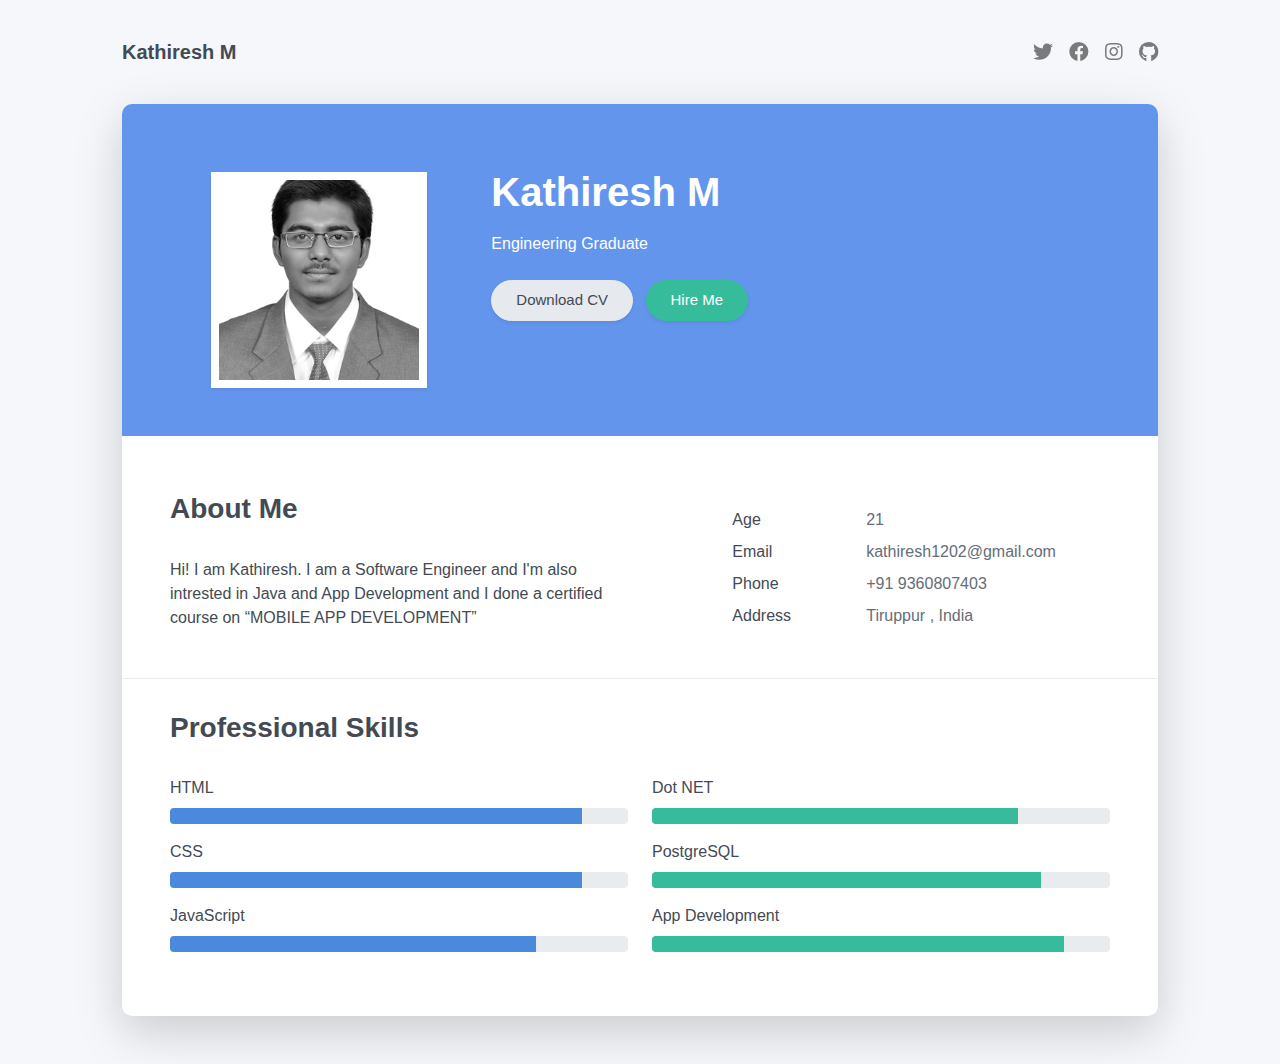
<file: Assignments/Team Member 1 - Kathiresh M/Assignment 1/index.html>
<!DOCTYPE html>
<html lang="en">

<head>
  <meta charset="UTF-8">
  <meta http-equiv="X-UA-Compatible" content="IE=edge">
  <meta name="viewport" content="width=device-width, initial-scale=1.0">
  <title>Profile</title>
  <link href="css/font-awesome/css/all.min.css" rel="stylesheet">
  <link href="css/bootstrap.min.css" rel="stylesheet">
  <link href="css/style.css" rel="stylesheet">
</head>

<body>
  <header>
    <div class="container text-center text-lg-left">
      <div class="py-3 d-flex flex-row justify-content-between">
        <h1 class="title mb-0">Kathiresh M</h1>
        <div class="site-nav">
          <nav>
            <ul class="nav justify-content-center">
              <li class="link-item"><a class="link" href="https://twitter.com" title="Twitter"><i
                    class="fab fa-twitter"></i></a>
              </li>
              <li class="link-item"><a class="link" href="https://www.facebook.com" title="Facebook"><i
                    class="fab fa-facebook"></i></a>
              </li>
              <li class="link-item"><a class="link" href="https://www.instagram.com" title="Instagram"><i
                    class="fab fa-instagram"></i></a>
              </li>
              <li class="link-item"><a class="link" href="https://github.com" title="Github"><i
                    class="fab fa-github"></i></a>
              </li>
            </ul>
          </nav>
        </div>
      </div>
    </div>
  </header>
  <div>
    <div class="container">
      <div class="maindiv shadow-lg bg-white">
        <div class="maindiv-bg p-3 p-lg-4 text-white">
          <div class="row">
            <div class="col-lg-4 col-md-5">
              <div class="profile bg-white shadow-sm p-1"><img src="images/Kathiresh profile.jpg" width="200" height="200" />
              </div>
            </div>
            <div class="col-lg-8 col-md-7 text-center text-md-start">
              <h2 class="h1 mt-2">Kathiresh M</h2>
              <p>Engineering Graduate</p>
              <div>
                <a class="btn btn-light text-dark shadow-sm mt-1 me-1" href="Kathiresh M.pdf" target="_blank">Download CV</a>
                <a class="btn btn-success shadow-sm mt-1" href="mailto:kathiresh1202@gmail.com">Hire Me</a>
              </div>  
            </div>
          </div>
        </div>
        <div class="pt-4 px-3 px-lg-4 mt-1">
          <div class="row">
            <div class="col-md-6">
              <h2 class="h3 mb-3">About Me</h2>
              <p>Hi! I am Kathiresh. I am a Software Engineer and I'm also intrested in Java and App Development and I done a certified course on “MOBILE APP DEVELOPMENT”</p>
            </div>
            <div class="col-md-5 offset-md-1">
              <div class="row mt-2">
                <div class="col-sm-4">
                  <div class="pb-1">Age</div>
                </div>
                <div class="col-sm-8">
                  <div class="pb-1 text-secondary">21</div>
                </div>
                <div class="col-sm-4">
                  <div class="pb-1">Email</div>
                </div>
                <div class="col-sm-8">
                  <div class="pb-1 text-secondary">kathiresh1202@gmail.com</div>
                </div>
                <div class="col-sm-4">
                  <div class="pb-1">Phone</div>
                </div>
                <div class="col-sm-8">
                  <div class="pb-1 text-secondary">+91 9360807403</div>
                </div>
                <div class="col-sm-4">
                  <div class="pb-1">Address</div>
                </div>
                <div class="col-sm-8">
                  <div class="pb-1 text-secondary">Tiruppur , India</div>
                </div>
              </div>
            </div>
          </div>
        </div>
        <hr />
        <div class="px-3 px-lg-4">
          <h2 class="h3 mb-3">Professional Skills</h2>
          <div class="row">
            <div class="col-md-6">
              <div class="mb-2"><span>HTML</span>
                <div class="progress my-1">
                  <div class="progress-bar bg-primary" style="width: 90%"></div>
                </div>
              </div>
              <div class="mb-2"><span>CSS</span>
                <div class="progress my-1">
                  <div class="progress-bar bg-primary" style="width: 90%"></div>
                </div>
              </div>
              <div class="mb-2"><span>JavaScript</span>
                <div class="progress my-1">
                  <div class="progress-bar bg-primary" style="width: 80%"></div>
                </div>
              </div>
            </div>
            <div class="col-md-6">
              <div class="mb-2"><span>Dot NET</span>
                <div class="progress my-1">
                  <div class="progress-bar bg-success" style="width: 80%"></div>
                </div>
              </div>
              <div class="mb-2"><span>PostgreSQL</span>
                <div class="progress my-1">
                  <div class="progress-bar bg-success" style="width: 85%"></div>
                </div>
              </div>
              <div class="mb-2"><span>App Development</span>
                <div class="progress my-1">
                  <div class="progress-bar bg-success" style="width: 90%"></div>
        <hr />
        
        </div>
      </div>
    </div>
  </div>
</body>

</html>
</file>
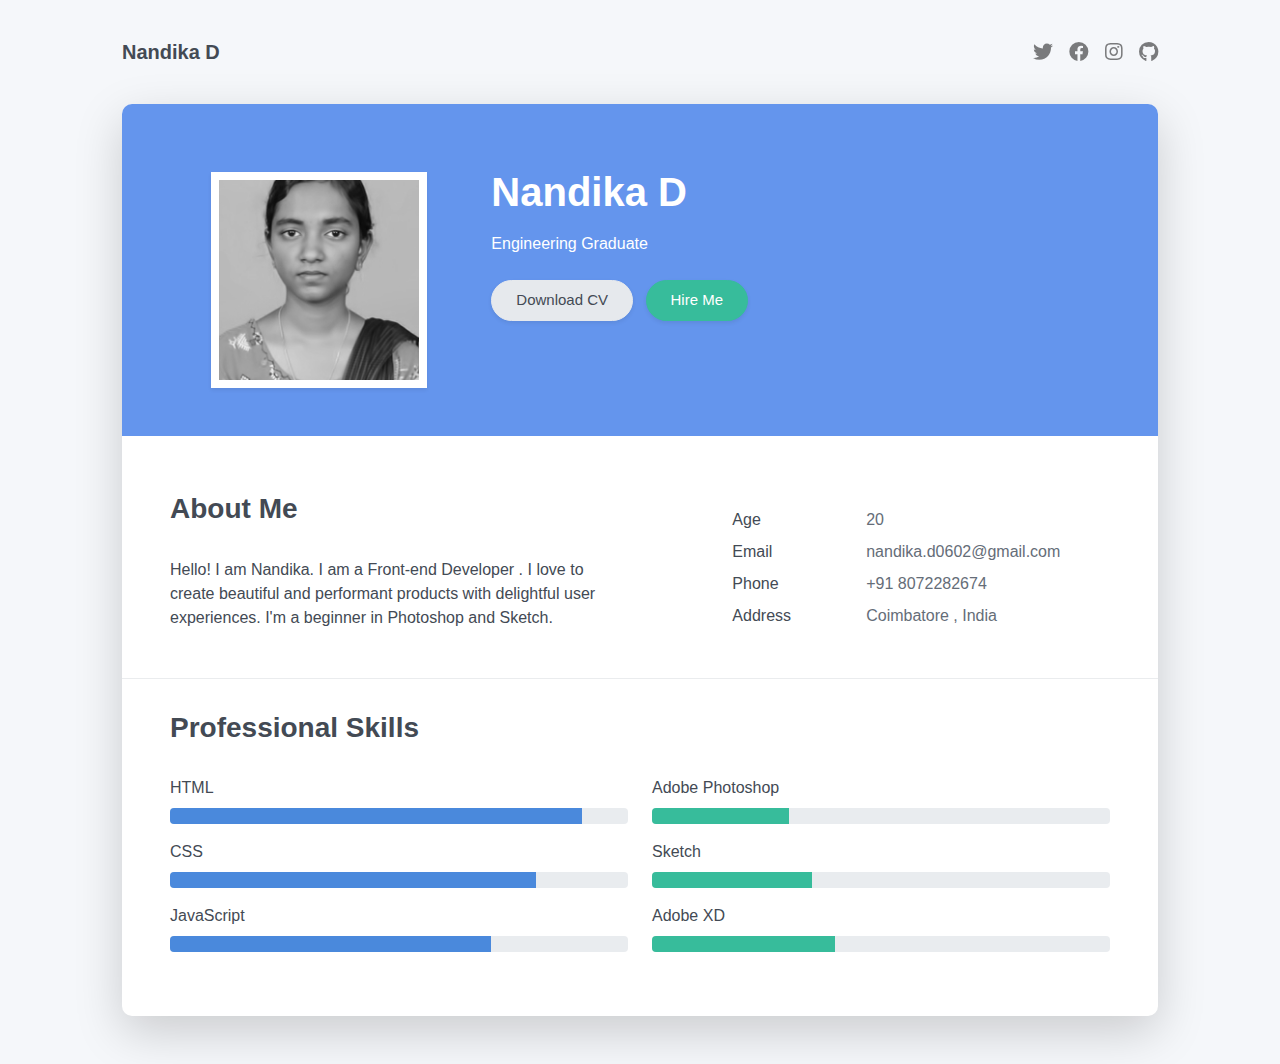
<file: Assignments/Team Member 2 - Nandika D/Assignment 1/index.html>
<!DOCTYPE html>
<html lang="en">

<head>
  <meta charset="UTF-8">
  <meta http-equiv="X-UA-Compatible" content="IE=edge">
  <meta name="viewport" content="width=device-width, initial-scale=1.0">
  <title>Profile</title>
  <link href="css/font-awesome/css/all.min.css" rel="stylesheet">
  <link href="css/bootstrap.min.css" rel="stylesheet">
  <link href="css/style.css" rel="stylesheet">
</head>

<body>
  <header>
    <div class="container text-center text-lg-left">
      <div class="py-3 d-flex flex-row justify-content-between">
        <h1 class="title mb-0">Nandika D</h1>
        <div class="site-nav">
          <nav>
            <ul class="nav justify-content-center">
              <li class="link-item"><a class="link" href="https://twitter.com" title="Twitter"><i
                    class="fab fa-twitter"></i></a>
              </li>
              <li class="link-item"><a class="link" href="https://www.facebook.com" title="Facebook"><i
                    class="fab fa-facebook"></i></a>
              </li>
              <li class="link-item"><a class="link" href="https://www.instagram.com" title="Instagram"><i
                    class="fab fa-instagram"></i></a>
              </li>
              <li class="link-item"><a class="link" href="https://github.com" title="Github"><i
                    class="fab fa-github"></i></a>
              </li>
            </ul>
          </nav>
        </div>
      </div>
    </div>
  </header>
  <div>
    <div class="container">
      <div class="maindiv shadow-lg bg-white">
        <div class="maindiv-bg p-3 p-lg-4 text-white">
          <div class="row">
            <div class="col-lg-4 col-md-5">
              <div class="profile bg-white shadow-sm p-1"><img src="images/Myself.jpg" width="200" height="200" />
              </div>
            </div>
            <div class="col-lg-8 col-md-7 text-center text-md-start">
              <h2 class="h1 mt-2">Nandika D</h2>
              <p>Engineering Graduate</p>
              <div>
                <a class="btn btn-light text-dark shadow-sm mt-1 me-1" href="Resume.pdf" target="_blank">Download CV</a>
                <a class="btn btn-success shadow-sm mt-1" href="mailto:nandika.d0602@gmail.com">Hire Me</a>
              </div>
            </div>
          </div>
        </div>
        <div class="pt-4 px-3 px-lg-4 mt-1">
          <div class="row">
            <div class="col-md-6">
              <h2 class="h3 mb-3">About Me</h2>
              <p>Hello! I am Nandika. I am a Front-end Developer . I love to create beautiful and performant products with delightful user experiences. I'm a beginner in Photoshop and Sketch.</p>
            </div>
            <div class="col-md-5 offset-md-1">
              <div class="row mt-2">
                <div class="col-sm-4">
                  <div class="pb-1">Age</div>
                </div>
                <div class="col-sm-8">
                  <div class="pb-1 text-secondary">20</div>
                </div>
                <div class="col-sm-4">
                  <div class="pb-1">Email</div>
                </div>
                <div class="col-sm-8">
                  <div class="pb-1 text-secondary">nandika.d0602@gmail.com</div>
                </div>
                <div class="col-sm-4">
                  <div class="pb-1">Phone</div>
                </div>
                <div class="col-sm-8">
                  <div class="pb-1 text-secondary">+91 8072282674</div>
                </div>
                <div class="col-sm-4">
                  <div class="pb-1">Address</div>
                </div>
                <div class="col-sm-8">
                  <div class="pb-1 text-secondary">Coimbatore , India</div>
                </div>
              </div>
            </div>
          </div>
        </div>
        <hr />
        <div class="px-3 px-lg-4">
          <h2 class="h3 mb-3">Professional Skills</h2>
          <div class="row">
            <div class="col-md-6">
              <div class="mb-2"><span>HTML</span>
                <div class="progress my-1">
                  <div class="progress-bar bg-primary" style="width: 90%"></div>
                </div>
              </div>
              <div class="mb-2"><span>CSS</span>
                <div class="progress my-1">
                  <div class="progress-bar bg-primary" style="width: 80%"></div>
                </div>
              </div>
              <div class="mb-2"><span>JavaScript</span>
                <div class="progress my-1">
                  <div class="progress-bar bg-primary" style="width: 70%"></div>
                </div>
              </div>
            </div>
            <div class="col-md-6">
              <div class="mb-2"><span>Adobe Photoshop</span>
                <div class="progress my-1">
                  <div class="progress-bar bg-success" style="width: 30%"></div>
                </div>
              </div>
              <div class="mb-2"><span>Sketch</span>
                <div class="progress my-1">
                  <div class="progress-bar bg-success" style="width: 35%"></div>
                </div>
              </div>
              <div class="mb-2"><span>Adobe XD</span>
                <div class="progress my-1">
                  <div class="progress-bar bg-success" style="width: 40%"></div>
        <hr />
        
        </div>
      </div>
    </div>
  </div>
</body>

</html>
</file>
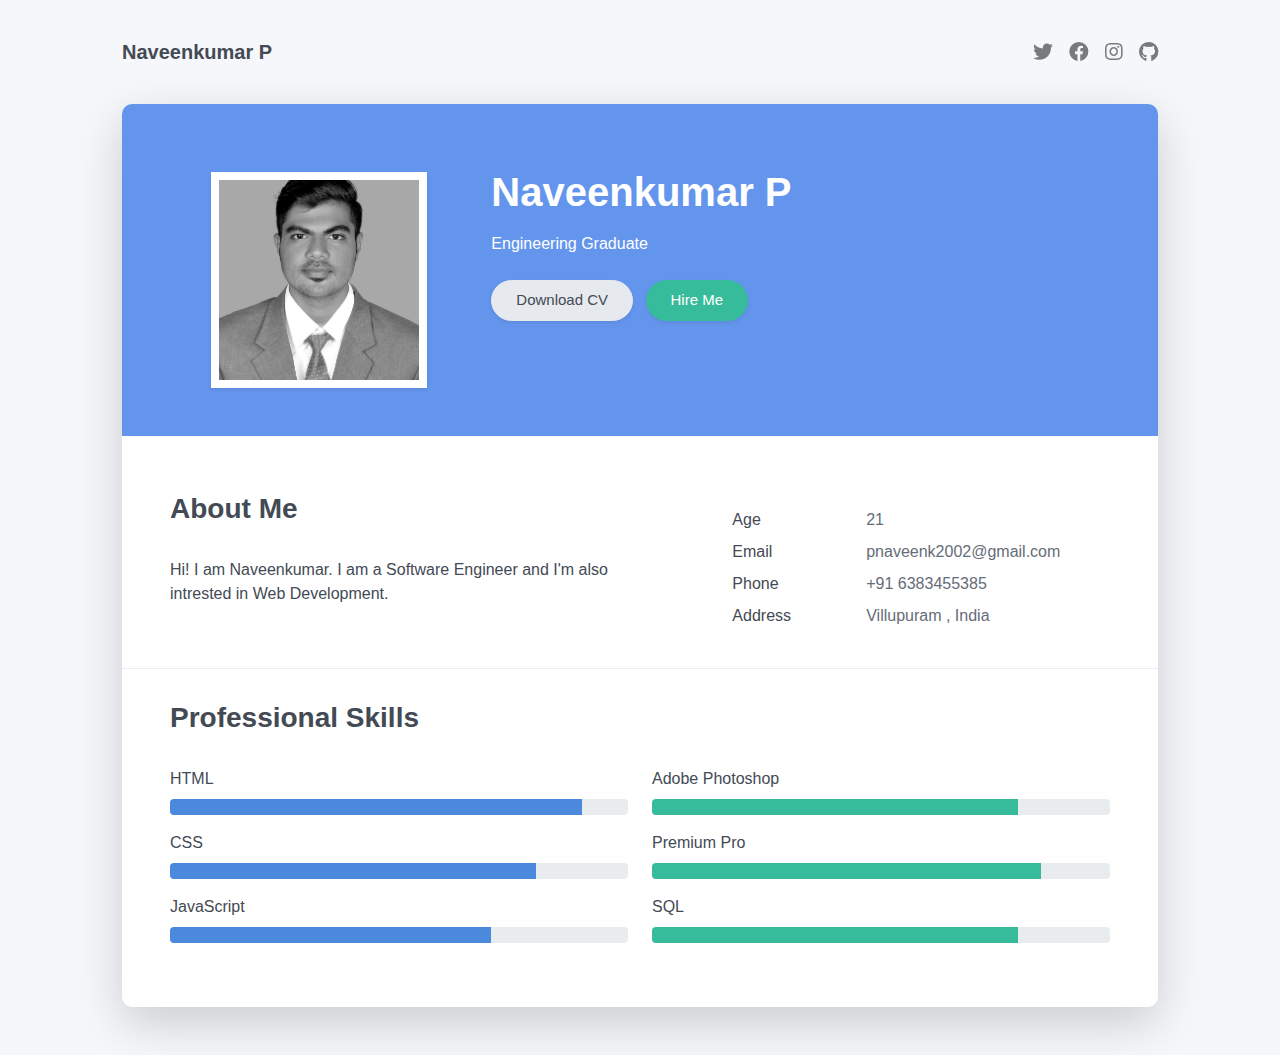
<file: Assignments/Team Member 3 - Naveenkumar P/Assignment 1/index.html>
<!DOCTYPE html>
<html lang="en">

<head>
  <meta charset="UTF-8">
  <meta http-equiv="X-UA-Compatible" content="IE=edge">
  <meta name="viewport" content="width=device-width, initial-scale=1.0">
  <title>Profile</title>
  <link href="css/font-awesome/css/all.min.css" rel="stylesheet">
  <link href="css/bootstrap.min.css" rel="stylesheet">
  <link href="css/style.css" rel="stylesheet">
</head>

<body>
  <header>
    <div class="container text-center text-lg-left">
      <div class="py-3 d-flex flex-row justify-content-between">
        <h1 class="title mb-0">Naveenkumar P</h1>
        <div class="site-nav">
          <nav>
            <ul class="nav justify-content-center">
              <li class="link-item"><a class="link" href="https://twitter.com" title="Twitter"><i
                    class="fab fa-twitter"></i></a>
              </li>
              <li class="link-item"><a class="link" href="https://www.facebook.com" title="Facebook"><i
                    class="fab fa-facebook"></i></a>
              </li>
              <li class="link-item"><a class="link" href="https://www.instagram.com" title="Instagram"><i
                    class="fab fa-instagram"></i></a>
              </li>
              <li class="link-item"><a class="link" href="https://github.com" title="Github"><i
                    class="fab fa-github"></i></a>
              </li>
            </ul>
          </nav>
        </div>
      </div>
    </div>
  </header>
  <div>
    <div class="container">
      <div class="maindiv shadow-lg bg-white">
        <div class="maindiv-bg p-3 p-lg-4 text-white">
          <div class="row">
            <div class="col-lg-4 col-md-5">
              <div class="profile bg-white shadow-sm p-1"><img src="images/Naveenkumar.jpg" width="200" height="200" />
              </div>
            </div>
            <div class="col-lg-8 col-md-7 text-center text-md-start">
              <h2 class="h1 mt-2">Naveenkumar P</h2>
              <p>Engineering Graduate</p>
              <div>
                <a class="btn btn-light text-dark shadow-sm mt-1 me-1" href="Naveenkumar.pdf" target="_blank">Download CV</a>
                <a class="btn btn-success shadow-sm mt-1" href="mailto:pnaveenk2002@gmail.com">Hire Me</a>
              </div>  
            </div>
          </div>
        </div>
        <div class="pt-4 px-3 px-lg-4 mt-1">
          <div class="row">
            <div class="col-md-6">
              <h2 class="h3 mb-3">About Me</h2>
              <p>Hi! I am Naveenkumar. I am a Software Engineer and I'm also intrested in Web Development.</p>
            </div>
            <div class="col-md-5 offset-md-1">
              <div class="row mt-2">
                <div class="col-sm-4">
                  <div class="pb-1">Age</div>
                </div>
                <div class="col-sm-8">
                  <div class="pb-1 text-secondary">21</div>
                </div>
                <div class="col-sm-4">
                  <div class="pb-1">Email</div>
                </div>
                <div class="col-sm-8">
                  <div class="pb-1 text-secondary">pnaveenk2002@gmail.com</div>
                </div>
                <div class="col-sm-4">
                  <div class="pb-1">Phone</div>
                </div>
                <div class="col-sm-8">
                  <div class="pb-1 text-secondary">+91 6383455385</div>
                </div>
                <div class="col-sm-4">
                  <div class="pb-1">Address</div>
                </div>
                <div class="col-sm-8">
                  <div class="pb-1 text-secondary">Villupuram , India</div>
                </div>
              </div>
            </div>
          </div>
        </div>
        <hr />
        <div class="px-3 px-lg-4">
          <h2 class="h3 mb-3">Professional Skills</h2>
          <div class="row">
            <div class="col-md-6">
              <div class="mb-2"><span>HTML</span>
                <div class="progress my-1">
                  <div class="progress-bar bg-primary" style="width: 90%"></div>
                </div>
              </div>
              <div class="mb-2"><span>CSS</span>
                <div class="progress my-1">
                  <div class="progress-bar bg-primary" style="width: 80%"></div>
                </div>
              </div>
              <div class="mb-2"><span>JavaScript</span>
                <div class="progress my-1">
                  <div class="progress-bar bg-primary" style="width: 70%"></div>
                </div>
              </div>
            </div>
            <div class="col-md-6">
              <div class="mb-2"><span>Adobe Photoshop</span>
                <div class="progress my-1">
                  <div class="progress-bar bg-success" style="width: 80%"></div>
                </div>
              </div>
              <div class="mb-2"><span>Premium Pro</span>
                <div class="progress my-1">
                  <div class="progress-bar bg-success" style="width: 85%"></div>
                </div>
              </div>
              <div class="mb-2"><span>SQL</span>
                <div class="progress my-1">
                  <div class="progress-bar bg-success" style="width: 80%"></div>
        <hr />
        
        </div>
      </div>
    </div>
  </div>
</body>

</html>
</file>
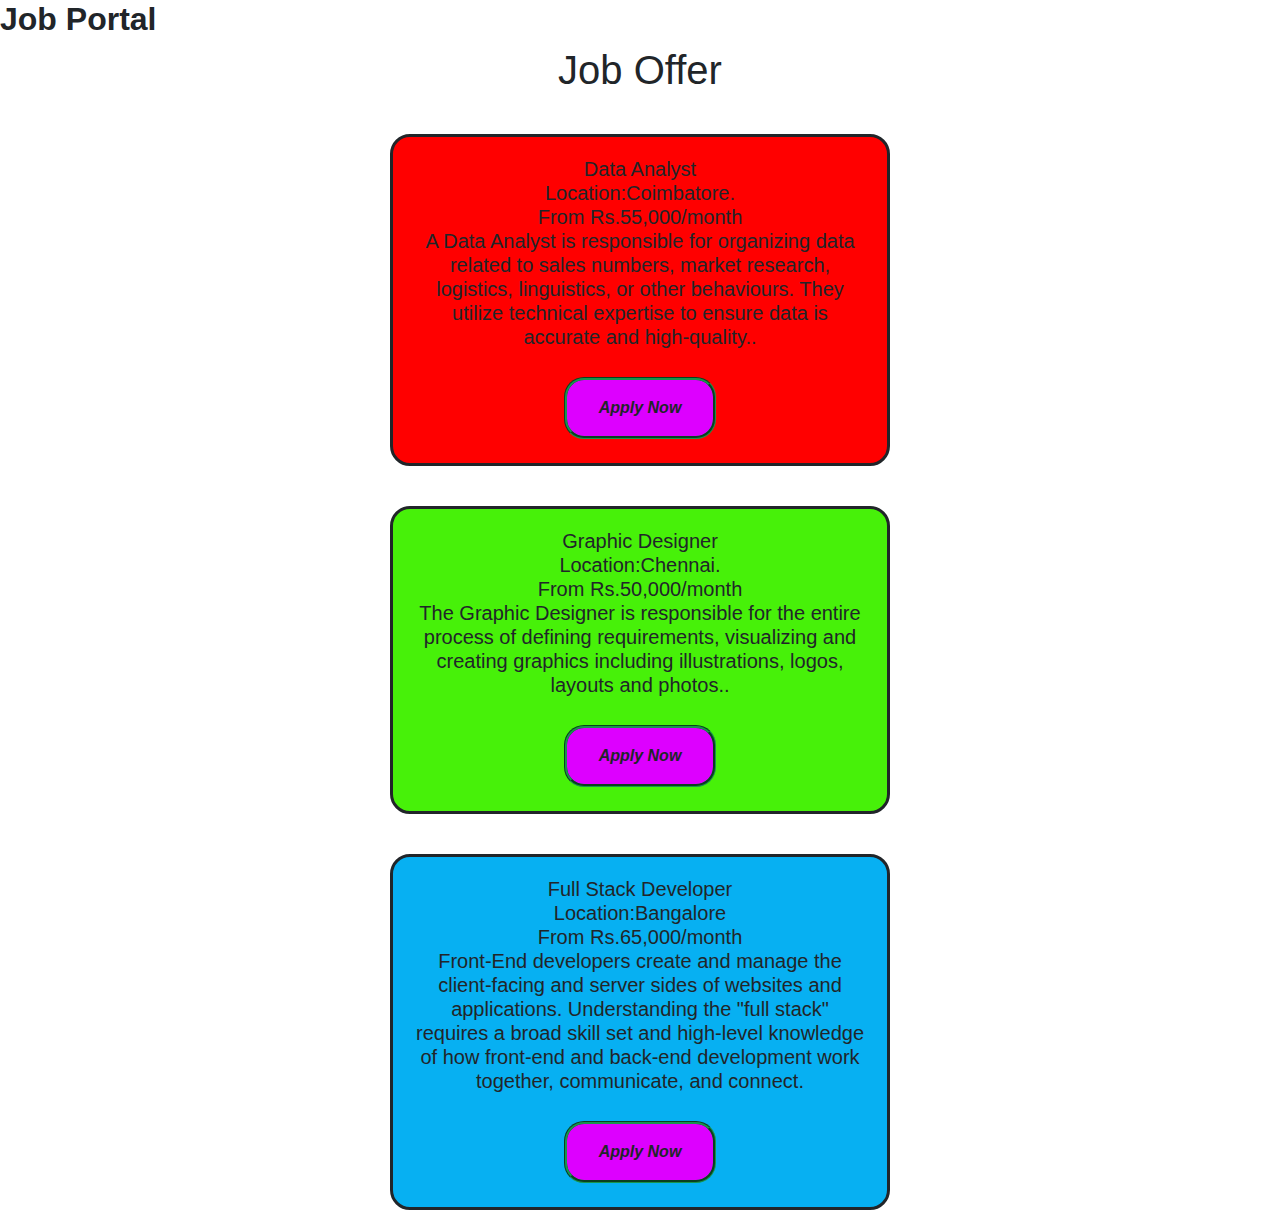
<file: Assignments/Team Leader - Siddharth K R/Assignment 4/templates/index.html>
<html>
<head>
<title>Job Portal</title>
<link rel="stylesheet" href="https://cdnjs.cloudflare.com/ajax/libs/font-awesome/6.0.0/css/all.min.css">
<link rel="stylesheet" href="https://cdnjs.cloudflare.com/ajax/libs/bootstrap/4.6.1/css/bootstrap.min.css">
<link rel="stylesheet" href="../static/style.css">
<head>
<body>
<h2><b>Job Portal</b></h2>
<h1><center>Job Offer</center><h1>
<div class="box1">
	Data Analyst<br>
	Location:Coimbatore.<br>
	From Rs.55,000/month<br>
	A Data Analyst is responsible for organizing data related to sales numbers, market research, logistics, linguistics, or other behaviours. They utilize technical expertise to ensure data is accurate and high-quality..<br><br>
	<button class="btn"><b><i>Apply Now</i></b></button>
</div>
<div class="box2">
	Graphic Designer<br>
	Location:Chennai.<br>
	From Rs.50,000/month<br>
	The Graphic Designer is responsible for the entire process of defining requirements, visualizing and creating graphics including illustrations, logos, layouts and photos..<br><br>
	<button class="btn"><b><i>Apply Now</i></b></button>
</div>
<div class="box3">
	Full Stack Developer<br>
	Location:Bangalore<br>
	From Rs.65,000/month<br>
	Front-End developers create and manage the client-facing and server sides of websites and applications. Understanding the "full stack" requires a broad skill set and high-level knowledge of how front-end and back-end development work together, communicate, and connect.<br><br>
	<button class="btn"><b><i>Apply Now</i></b></button>
</div>
</body>
</head>
</file>
<file: Assignments/Team Member 1 - Kathiresh M/Assignment 1/css/style.css>
html {
  padding-bottom: 3rem;
}

.title {
  font-size: 1.25rem;
  line-height: 2.5rem;
}

.link {
  padding: 0;
  font-size: 1.25rem;
  line-height: 2.5rem;
  color: black;
  opacity: 50%;
}

.link:hover {
  color: black;
  opacity: 80%;
}

.link-item {
  margin-left: 1rem;
}

.maindiv {
  border-radius: 10px;
  padding-bottom: 3rem;
}

.maindiv-bg {
  background-color: cornflowerblue;
  border-radius: 10px 10px 0 0;
}

.profile {
  max-width: 216px;
  max-height: 216px;
  margin-top: 20px;
  text-align: center;
  margin-left: auto;
  margin-right: auto;
}

.profile img {
  filter: grayscale(100%);
  object-fit: cover;
}
</file>
<file: Assignments/Team Member 2 - Nandika D/Assignment 1/css/style.css>
html {
  padding-bottom: 3rem;
}

.title {
  font-size: 1.25rem;
  line-height: 2.5rem;
}

.link {
  padding: 0;
  font-size: 1.25rem;
  line-height: 2.5rem;
  color: black;
  opacity: 50%;
}

.link:hover {
  color: black;
  opacity: 80%;
}

.link-item {
  margin-left: 1rem;
}

.maindiv {
  border-radius: 10px;
  padding-bottom: 3rem;
}

.maindiv-bg {
  background-color: cornflowerblue;
  border-radius: 10px 10px 0 0;
}

.profile {
  max-width: 216px;
  max-height: 216px;
  margin-top: 20px;
  text-align: center;
  margin-left: auto;
  margin-right: auto;
}

.profile img {
  filter: grayscale(100%);
  object-fit: cover;
}
</file>
<file: Assignments/Team Member 3 - Naveenkumar P/Assignment 1/css/style.css>
html {
  padding-bottom: 3rem;
}

.title {
  font-size: 1.25rem;
  line-height: 2.5rem;
}

.link {
  padding: 0;
  font-size: 1.25rem;
  line-height: 2.5rem;
  color: black;
  opacity: 50%;
}

.link:hover {
  color: black;
  opacity: 80%;
}

.link-item {
  margin-left: 1rem;
}

.maindiv {
  border-radius: 10px;
  padding-bottom: 3rem;
}

.maindiv-bg {
  background-color: cornflowerblue;
  border-radius: 10px 10px 0 0;
}

.profile {
  max-width: 216px;
  max-height: 216px;
  margin-top: 20px;
  text-align: center;
  margin-left: auto;
  margin-right: auto;
}

.profile img {
  filter: grayscale(100%);
  object-fit: cover;
}
</file>
<file: Assignments/Team Leader - Siddharth K R/Assignment 4/static/style.css>
.box1{
	text-align: center;
    border-radius: 20px;
	font-size: 20px;
	border-style: solid;
	margin-top: 40px;
	margin-left:390px;
	margin-right:390px;
	padding: 20px;
	background-color: hsl(0, 100%, 50%);
}

.box3{
	text-align: center;
    border-radius: 20px;
	font-size: 20px;
	border-style: solid;
	margin-top: 40px;
	margin-left:390px;
	margin-right:390px;
	padding: 20px;
	background-color: hsl(197, 94%, 49%);
}



.box2{
	text-align: center;
    border-radius: 20px;
	font-size: 20px;
	border-style: solid;
	margin-top: 40px;
	margin-left:390px;
	margin-right:390px;
	padding: 20px;
	background-color: hsl(104, 93%, 49%);
}


.btn{
	background-color: #dd00ff; 
  border: groove;
  border-width : 3px;
  border-radius: 20px;
  border-color:#18944c;
  padding: 16px 32px;
  text-align: center;
  text-decoration: none;
  display: inline-block;
  font-size: 16px;
  margin: 4px 2px;
  transition-duration: 0.4s;
  cursor: pointer;
  size: 30px;
}
</file>
